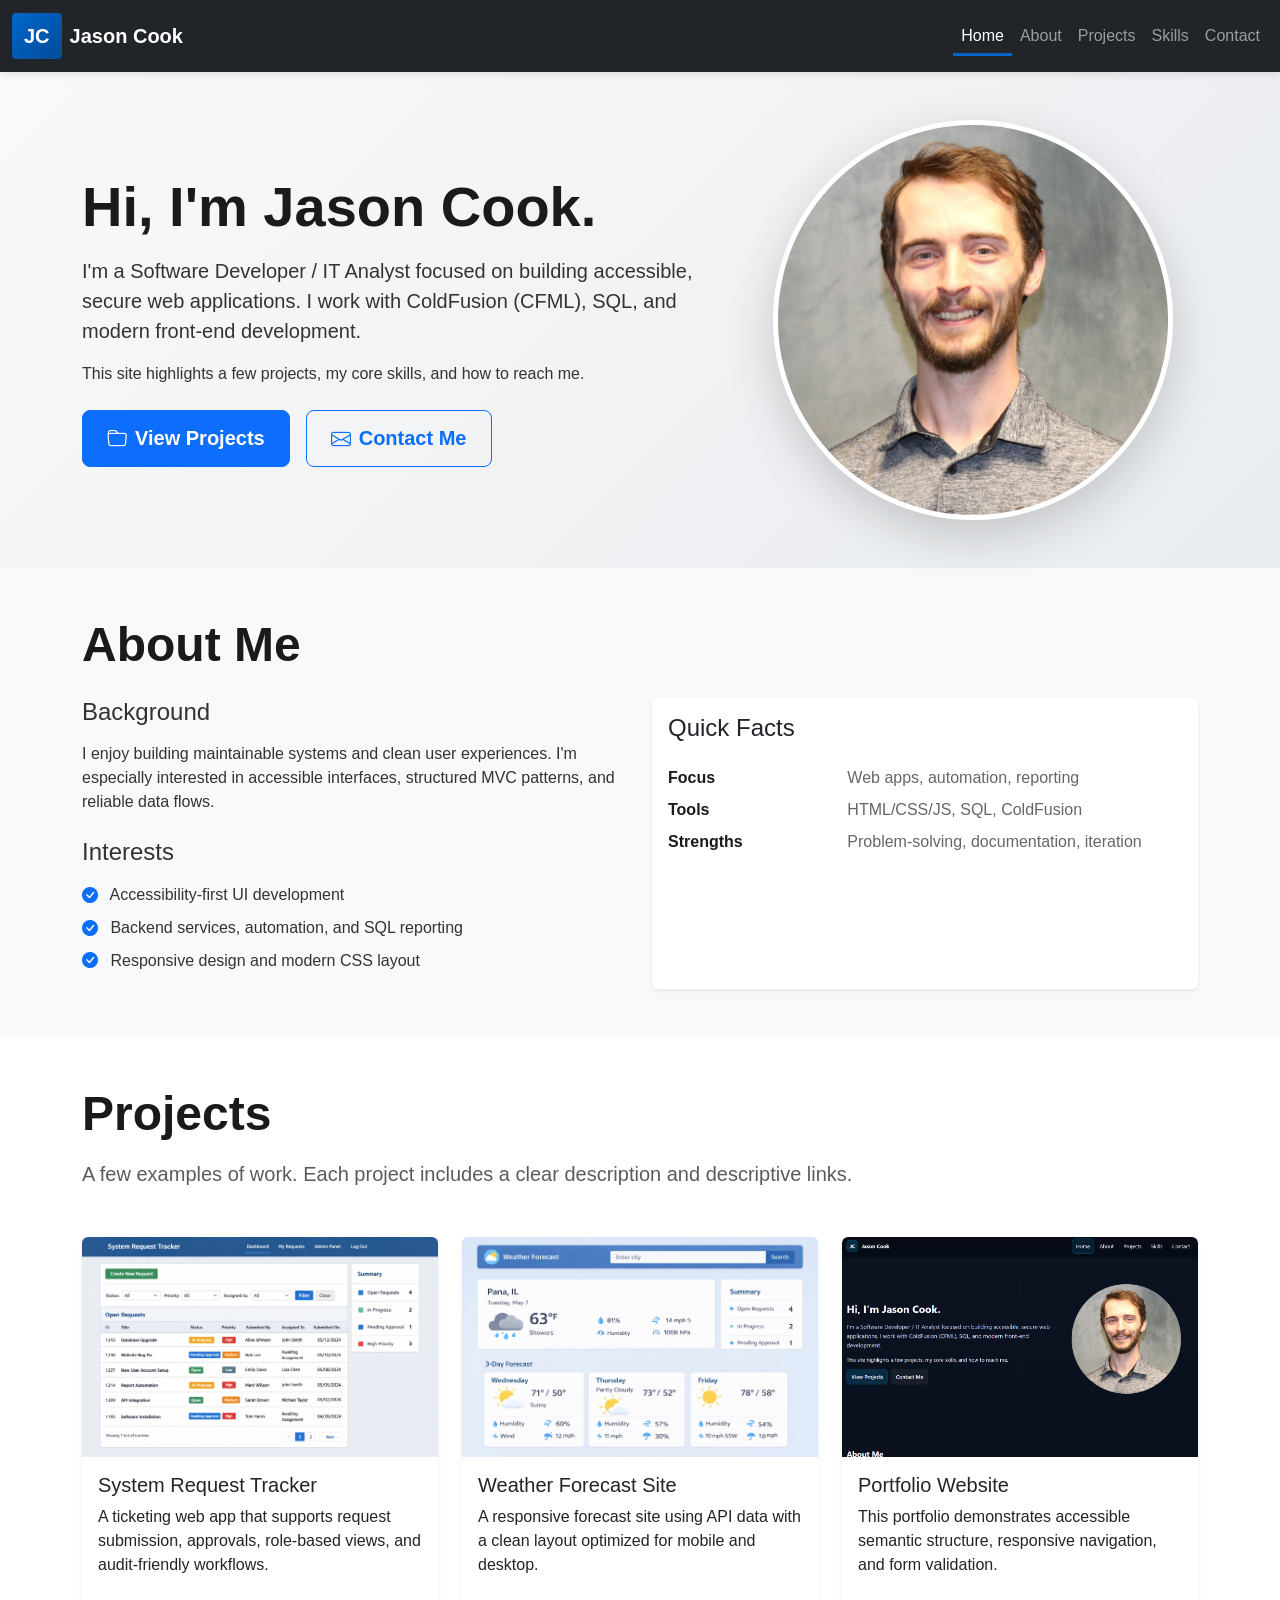
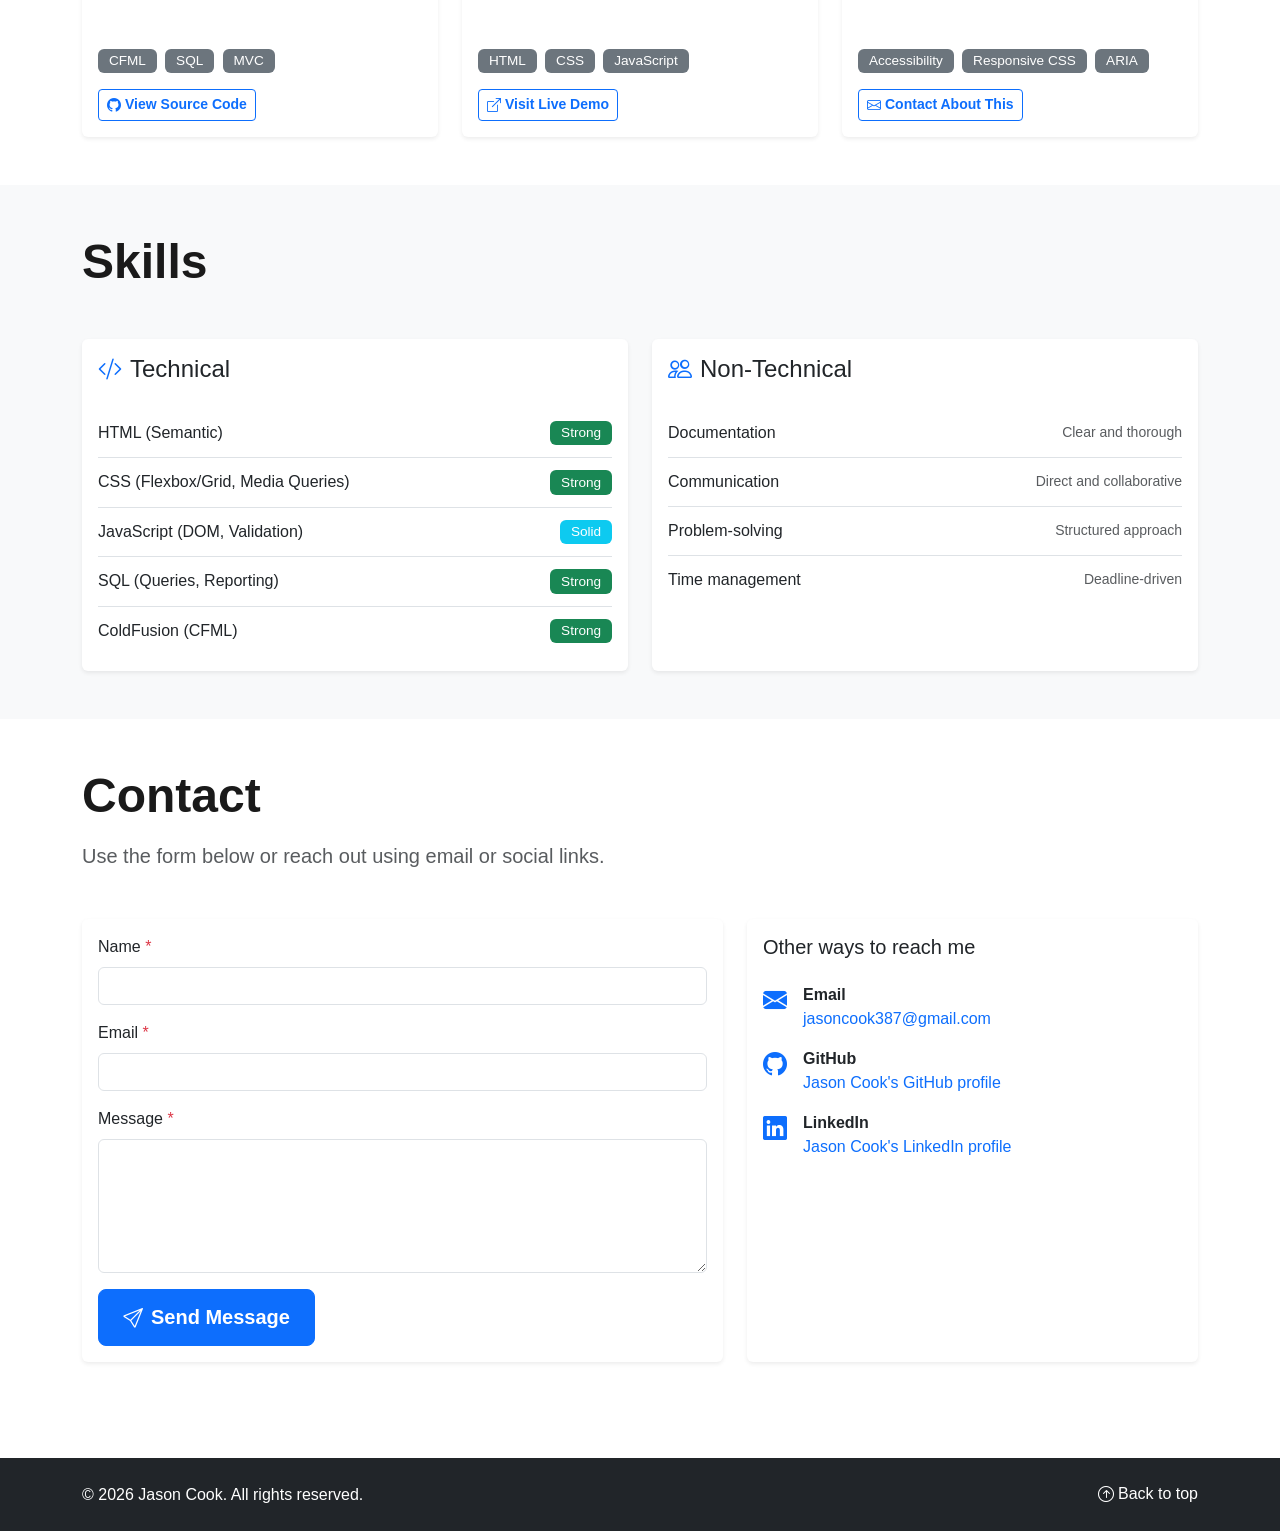
<file: index.html>
<!doctype html>
<html lang="en">
<head>
  <meta charset="utf-8" />
  <meta name="viewport" content="width=device-width, initial-scale=1" />
  <title>Jason Cook | Portfolio</title>
  <meta name="description" content="Personal portfolio website showcasing projects, skills, and contact information." />

  <link href="https://cdn.jsdelivr.net/npm/bootstrap@5.3.2/dist/css/bootstrap.min.css" rel="stylesheet" integrity="sha384-T3c6CoIi6uLrA9TneNEoa7RxnatzjcDSCmG1MXxSR1GAsXEV/Dwwykc2MPK8M2HN" crossorigin="anonymous">
  
  <link rel="stylesheet" href="https://cdn.jsdelivr.net/npm/bootstrap-icons@1.11.2/font/bootstrap-icons.css">
  
  <link rel="stylesheet" href="css/styles.css" />
</head>
<body>
  <a class="skip-link" href="#main">Skip to main content</a>

  <header class="site-header sticky-top">
    <nav class="navbar navbar-expand-md navbar-dark bg-dark">
      <div class="container-fluid">
        <a class="navbar-brand d-flex align-items-center" href="#home" aria-label="Go to Home">
          <span class="logo-mark me-2" aria-hidden="true">JC</span>
          <span class="logo-text">Jason Cook</span>
        </a>

        <button
          class="navbar-toggler"
          type="button"
          data-bs-toggle="collapse"
          data-bs-target="#navbarNav"
          aria-controls="navbarNav"
          aria-expanded="false"
          aria-label="Toggle navigation"
        >
          <span class="navbar-toggler-icon"></span>
        </button>

        <div class="collapse navbar-collapse" id="navbarNav">
          <ul class="navbar-nav ms-auto">
            <li class="nav-item">
              <a class="nav-link active" aria-current="page" href="#home">Home</a>
            </li>
            <li class="nav-item">
              <a class="nav-link" href="#about">About</a>
            </li>
            <li class="nav-item">
              <a class="nav-link" href="#projects">Projects</a>
            </li>
            <li class="nav-item">
              <a class="nav-link" href="#skills">Skills</a>
            </li>
            <li class="nav-item">
              <a class="nav-link" href="#contact">Contact</a>
            </li>
          </ul>
        </div>
      </div>
    </nav>
  </header>

  <main id="main">
    
    <section id="home" class="hero-section" aria-labelledby="home-title">
      <div class="container">
        <div class="row align-items-center g-4">
          
          <div class="col-lg-7">
            <h1 id="home-title" class="display-4 fw-bold mb-3">Hi, I'm Jason Cook.</h1>
            <p class="lead mb-3">
              I'm a Software Developer / IT Analyst focused on building accessible, secure web applications.
              I work with ColdFusion (CFML), SQL, and modern front-end development.
            </p>
            <p class="mb-4">
              This site highlights a few projects, my core skills, and how to reach me.
            </p>
            
            <div class="d-flex gap-3 flex-wrap">
              <a class="btn btn-primary btn-lg" href="#projects">
                <i class="bi bi-folder me-2"></i>View Projects
              </a>
              <a class="btn btn-outline-primary btn-lg" href="#contact">
                <i class="bi bi-envelope me-2"></i>Contact Me
              </a>
            </div>
          </div>
          
          <div class="col-lg-5 text-center">
            <img
              src="img/me.jpg"
              alt="Professional headshot of Jason Cook smiling in business casual attire"
              class="img-fluid rounded-circle profile-img shadow-lg"
              width="400"
              height="400"
              loading="lazy"
            />
          </div>
        </div>
      </div>
    </section>

    <section id="about" class="py-5 bg-light" aria-labelledby="about-title">
      <div class="container">
        <h2 id="about-title" class="display-5 fw-bold mb-4">About Me</h2>

        <div class="row g-4">
          
          <div class="col-md-6">
            <h3 class="h4 mb-3">Background</h3>
            <p>
              I enjoy building maintainable systems and clean user experiences. I'm especially interested
              in accessible interfaces, structured MVC patterns, and reliable data flows.
            </p>

            <h3 class="h4 mb-3 mt-4">Interests</h3>
            <ul class="list-unstyled">
              <li class="mb-2">
                <i class="bi bi-check-circle-fill text-primary me-2"></i>
                Accessibility-first UI development
              </li>
              <li class="mb-2">
                <i class="bi bi-check-circle-fill text-primary me-2"></i>
                Backend services, automation, and SQL reporting
              </li>
              <li class="mb-2">
                <i class="bi bi-check-circle-fill text-primary me-2"></i>
                Responsive design and modern CSS layout
              </li>
            </ul>
          </div>

          <div class="col-md-6">
            <div class="card h-100 shadow-sm">
              <div class="card-body">
                <h3 class="card-title h4 mb-4">Quick Facts</h3>
                <dl class="row mb-0">
                  <dt class="col-sm-4 fw-bold">Focus</dt>
                  <dd class="col-sm-8">Web apps, automation, reporting</dd>

                  <dt class="col-sm-4 fw-bold">Tools</dt>
                  <dd class="col-sm-8">HTML/CSS/JS, SQL, ColdFusion</dd>

                  <dt class="col-sm-4 fw-bold mb-0">Strengths</dt>
                  <dd class="col-sm-8 mb-0">Problem-solving, documentation, iteration</dd>
                </dl>
              </div>
            </div>
          </div>
        </div>
      </div>
    </section>

    <section id="projects" class="py-5" aria-labelledby="projects-title">
      <div class="container">
        <h2 id="projects-title" class="display-5 fw-bold mb-3">Projects</h2>
        <p class="lead text-muted mb-5">
          A few examples of work. Each project includes a clear description and descriptive links.
        </p>

        <div class="row g-4">
          
          <div class="col-md-6 col-lg-4">
            <article class="card h-100 shadow-sm project-card">
              <img
                src="img/SRT.png"
                alt="Screenshot of System Request Tracker dashboard showing a table of support tickets with status columns"
                class="card-img-top"
                loading="lazy"
              />
              <div class="card-body d-flex flex-column">
                <h3 class="card-title h5">System Request Tracker</h3>
                <p class="card-text">
                  A ticketing web app that supports request submission, approvals, role-based views, and
                  audit-friendly workflows.
                </p>
                <div class="mt-auto">
                  <div class="mb-3">
                    <span class="badge bg-secondary me-1">CFML</span>
                    <span class="badge bg-secondary me-1">SQL</span>
                    <span class="badge bg-secondary">MVC</span>
                  </div>
                  <a href="https://github.com/jasoncook387" target="_blank" rel="noopener noreferrer" class="btn btn-outline-primary btn-sm">
                    <i class="bi bi-github me-1"></i>View Source Code
                  </a>
                </div>
              </div>
            </article>
          </div>

          <div class="col-md-6 col-lg-4">
            <article class="card h-100 shadow-sm project-card">
              <img
                src="img/weather.png"
                alt="Screenshot of weather forecast website displaying current conditions and three-day forecast in card layout"
                class="card-img-top"
                loading="lazy"
              />
              <div class="card-body d-flex flex-column">
                <h3 class="card-title h5">Weather Forecast Site</h3>
                <p class="card-text">
                  A responsive forecast site using API data with a clean layout optimized for mobile and desktop.
                </p>
                <div class="mt-auto">
                  <div class="mb-3">
                    <span class="badge bg-secondary me-1">HTML</span>
                    <span class="badge bg-secondary me-1">CSS</span>
                    <span class="badge bg-secondary">JavaScript</span>
                  </div>
                  <a href="https://www.panaweathertest.com/" target="_blank" rel="noopener noreferrer" class="btn btn-outline-primary btn-sm">
                    <i class="bi bi-box-arrow-up-right me-1"></i>Visit Live Demo
                  </a>
                </div>
              </div>
            </article>
          </div>

          <div class="col-md-6 col-lg-4">
            <article class="card h-100 shadow-sm project-card">
              <img
                src="img/portfolio.png"
                alt="Screenshot of this portfolio website showing responsive design and navigation"
                class="card-img-top"
                loading="lazy"
              />
              <div class="card-body d-flex flex-column">
                <h3 class="card-title h5">Portfolio Website</h3>
                <p class="card-text">
                  This portfolio demonstrates accessible semantic structure, responsive navigation,
                  and form validation.
                </p>
                <div class="mt-auto">
                  <div class="mb-3">
                    <span class="badge bg-secondary me-1">Accessibility</span>
                    <span class="badge bg-secondary me-1">Responsive CSS</span>
                    <span class="badge bg-secondary">ARIA</span>
                  </div>
                  <a href="#contact" class="btn btn-outline-primary btn-sm">
                    <i class="bi bi-envelope me-1"></i>Contact About This
                  </a>
                </div>
              </div>
            </article>
          </div>
        </div>
      </div>
    </section>

    <section id="skills" class="py-5 bg-light" aria-labelledby="skills-title">
      <div class="container">
        <h2 id="skills-title" class="display-5 fw-bold mb-5">Skills</h2>

        <div class="row g-4">
          
          <div class="col-lg-6">
            <div class="card h-100 shadow-sm">
              <div class="card-body">
                <h3 class="card-title h4 mb-4">
                  <i class="bi bi-code-slash text-primary me-2"></i>Technical
                </h3>
                <ul class="list-group list-group-flush">
                  <li class="list-group-item d-flex justify-content-between align-items-center">
                    <span>HTML (Semantic)</span>
                    <span class="badge bg-success">Strong</span>
                  </li>
                  <li class="list-group-item d-flex justify-content-between align-items-center">
                    <span>CSS (Flexbox/Grid, Media Queries)</span>
                    <span class="badge bg-success">Strong</span>
                  </li>
                  <li class="list-group-item d-flex justify-content-between align-items-center">
                    <span>JavaScript (DOM, Validation)</span>
                    <span class="badge bg-info">Solid</span>
                  </li>
                  <li class="list-group-item d-flex justify-content-between align-items-center">
                    <span>SQL (Queries, Reporting)</span>
                    <span class="badge bg-success">Strong</span>
                  </li>
                  <li class="list-group-item d-flex justify-content-between align-items-center">
                    <span>ColdFusion (CFML)</span>
                    <span class="badge bg-success">Strong</span>
                  </li>
                </ul>
              </div>
            </div>
          </div>

          <div class="col-lg-6">
            <div class="card h-100 shadow-sm">
              <div class="card-body">
                <h3 class="card-title h4 mb-4">
                  <i class="bi bi-people text-primary me-2"></i>Non-Technical
                </h3>
                <ul class="list-group list-group-flush">
                  <li class="list-group-item d-flex justify-content-between align-items-center">
                    <span>Documentation</span>
                    <span class="text-muted small">Clear and thorough</span>
                  </li>
                  <li class="list-group-item d-flex justify-content-between align-items-center">
                    <span>Communication</span>
                    <span class="text-muted small">Direct and collaborative</span>
                  </li>
                  <li class="list-group-item d-flex justify-content-between align-items-center">
                    <span>Problem-solving</span>
                    <span class="text-muted small">Structured approach</span>
                  </li>
                  <li class="list-group-item d-flex justify-content-between align-items-center">
                    <span>Time management</span>
                    <span class="text-muted small">Deadline-driven</span>
                  </li>
                </ul>
              </div>
            </div>
          </div>
        </div>
      </div>
    </section>

    <section id="contact" class="py-5" aria-labelledby="contact-title">
      <div class="container">
        <h2 id="contact-title" class="display-5 fw-bold mb-3">Contact</h2>
        <p class="lead text-muted mb-5">
          Use the form below or reach out using email or social links.
        </p>

        <div class="row g-4">
          
          <div class="col-lg-7">
            <div class="card shadow-sm">
              <div class="card-body">
                <form id="contactForm" novalidate>
                  
                  <div class="mb-3">
                    <label for="name" class="form-label">
                      Name <span class="text-danger" aria-label="required">*</span>
                    </label>
                    <input
                      type="text"
                      class="form-control"
                      id="name"
                      name="name"
                      autocomplete="name"
                      required
                      aria-required="true"
                      aria-describedby="nameError"
                    />
                    <div class="invalid-feedback" id="nameError" role="alert" aria-live="polite"></div>
                  </div>

                  <div class="mb-3">
                    <label for="email" class="form-label">
                      Email <span class="text-danger" aria-label="required">*</span>
                    </label>
                    <input
                      type="email"
                      class="form-control"
                      id="email"
                      name="email"
                      autocomplete="email"
                      required
                      aria-required="true"
                      aria-describedby="emailError"
                    />
                    <div class="invalid-feedback" id="emailError" role="alert" aria-live="polite"></div>
                  </div>

                  <div class="mb-3">
                    <label for="message" class="form-label">
                      Message <span class="text-danger" aria-label="required">*</span>
                    </label>
                    <textarea
                      class="form-control"
                      id="message"
                      name="message"
                      rows="5"
                      required
                      aria-required="true"
                      aria-describedby="messageError"
                    ></textarea>
                    <div class="invalid-feedback" id="messageError" role="alert" aria-live="polite"></div>
                  </div>

                  <button type="submit" class="btn btn-primary btn-lg">
                    <i class="bi bi-send me-2"></i>Send Message
                  </button>

                  <div class="alert alert-success mt-3 d-none" id="formSuccess" role="status" aria-live="polite">
                    <i class="bi bi-check-circle me-2"></i>
                    <span id="successMessage"></span>
                  </div>
                </form>
              </div>
            </div>
          </div>

          <div class="col-lg-5">
            <div class="card shadow-sm h-100">
              <div class="card-body">
                <h3 class="card-title h5 mb-4">Other ways to reach me</h3>
                
                <div class="d-flex align-items-start mb-3">
                  <i class="bi bi-envelope-fill text-primary fs-4 me-3"></i>
                  <div>
                    <strong class="d-block">Email</strong>
                    <a href="mailto:jasoncook387@gmail.com" class="text-decoration-none">
                      jasoncook387@gmail.com
                    </a>
                  </div>
                </div>

                <div class="d-flex align-items-start mb-3">
                  <i class="bi bi-github text-primary fs-4 me-3"></i>
                  <div>
                    <strong class="d-block">GitHub</strong>
                    <a href="https://github.com/jasoncook387" target="_blank" rel="noopener noreferrer" class="text-decoration-none">
                      Jason Cook's GitHub profile
                    </a>
                  </div>
                </div>

                <div class="d-flex align-items-start mb-3">
                  <i class="bi bi-linkedin text-primary fs-4 me-3"></i>
                  <div>
                    <strong class="d-block">LinkedIn</strong>
                    <a href="https://www.linkedin.com/in/jasoncook387/" target="_blank" rel="noopener noreferrer" class="text-decoration-none">
                      Jason Cook's LinkedIn profile
                    </a>
                  </div>
                </div>
              </div>
            </div>
          </div>
        </div>
      </div>
    </section>
  </main>

  <footer class="bg-dark text-white py-4 mt-5">
    <div class="container">
      <div class="row align-items-center">
        <div class="col-md-6 text-center text-md-start mb-3 mb-md-0">
          <p class="mb-0">&copy; <span id="year"></span> Jason Cook. All rights reserved.</p>
        </div>
        <div class="col-md-6 text-center text-md-end">
          <a href="#home" class="text-white text-decoration-none">
            <i class="bi bi-arrow-up-circle me-1"></i>Back to top
          </a>
        </div>
      </div>
    </div>
  </footer>

  <script src="https://cdn.jsdelivr.net/npm/bootstrap@5.3.2/dist/js/bootstrap.bundle.min.js" integrity="sha384-C6RzsynM9kWDrMNeT87bh95OGNyZPhcTNXj1NW7RuBCsyN/o0jlpcV8Qyq46cDfL" crossorigin="anonymous"></script>
  
  <script src="js/main.js"></script>
</body>
</html>
</file>
<file: css/styles.css>
.skip-link {
  position: absolute;
  top: -40px;
  left: 0;
  background: #000;
  color: #fff;
  padding: 8px 16px;
  text-decoration: none;
  z-index: 9999;
  font-weight: 600;
}

.skip-link:focus {
  top: 0;
  outline: 3px solid #0066cc;
  outline-offset: 2px;
}

*:focus-visible {
  outline: 3px solid #0066cc;
  outline-offset: 2px;
}

:root {
  --primary-color: #0066cc;
  --secondary-color: #1a1a1a;
  --text-color: #333;
  --light-bg: #f8f9fa;
  --card-shadow: 0 2px 8px rgba(0, 0, 0, 0.1);
  --card-hover-shadow: 0 8px 24px rgba(0, 0, 0, 0.15);
}

body {
  color: var(--text-color);
  font-family: -apple-system, BlinkMacSystemFont, 'Segoe UI', Roboto, 'Helvetica Neue', Arial, sans-serif;
}

h1, h2, h3, h4, h5, h6 {
  color: var(--secondary-color);
}

.site-header {
  box-shadow: 0 2px 8px rgba(0, 0, 0, 0.1);
}

.navbar-brand {
  font-weight: 700;
  transition: opacity 0.3s ease;
}

.navbar-brand:hover,
.navbar-brand:focus {
  opacity: 0.8;
}

.logo-mark {
  background: linear-gradient(135deg, #0066cc, #004c99);
  padding: 0.5rem 0.75rem;
  border-radius: 4px;
  font-weight: 900;
  display: inline-block;
}

.nav-link {
  font-weight: 500;
  transition: color 0.3s ease;
  position: relative;
}

.nav-link:after {
  content: '';
  position: absolute;
  bottom: 0;
  left: 0;
  width: 0;
  height: 3px;
  background: var(--primary-color);
  transition: width 0.3s ease;
}

.nav-link:hover:after,
.nav-link:focus:after,
.nav-link.active:after {
  width: 100%;
}

.hero-section {
  background: linear-gradient(135deg, #f8f9fa 0%, #e9ecef 100%);
  display: flex;
  align-items: center;
  padding-top: 3rem;
  padding-bottom: 3rem;
}

.profile-img {
  max-width: 400px;
  border: 5px solid #fff;
  transition: transform 0.3s ease, box-shadow 0.3s ease;
}

.profile-img:hover {
  transform: scale(1.05);
  box-shadow: 0 12px 32px rgba(0, 0, 0, 0.2) !important;
}

.btn {
  font-weight: 600;
  transition: all 0.3s ease;
}

.btn:hover,
.btn:focus {
  transform: translateY(-2px);
  box-shadow: 0 4px 12px rgba(0, 102, 204, 0.3);
}

.btn:active {
  transform: translateY(0);
}

.btn-lg {
  padding: 0.75rem 1.5rem;
}

.card {
  border: none;
  transition: all 0.3s ease;
}

.card:hover {
  transform: translateY(-8px);
  box-shadow: var(--card-hover-shadow) !important;
}

.project-card {
  overflow: hidden;
}

.project-card .card-img-top {
  width: 100%;
  height: 220px;
  object-fit: cover;
  object-position: center top;
  transition: transform 0.3s ease;
}

.project-card:hover .card-img-top {
  transform: scale(1.05);
}

.project-card .card-body {
  display: flex;
  flex-direction: column;
  min-height: 280px;
}

.project-card .card-body > div:last-child {
  margin-top: auto;
}

.badge {
  padding: 0.4em 0.8em;
  font-weight: 500;
  font-size: 0.85rem;
}

.list-group-item {
  border-left: none;
  border-right: none;
  padding: 0.75rem 0;
}

.list-group-item:first-child {
  border-top: none;
}

.list-group-item:last-child {
  border-bottom: none;
}

.form-control:focus,
.form-select:focus {
  border-color: var(--primary-color);
  box-shadow: 0 0 0 0.25rem rgba(0, 102, 204, 0.25);
}

.invalid-feedback {
  display: none;
  font-size: 0.875rem;
  color: #dc3545;
  margin-top: 0.25rem;
}

.was-validated .form-control:invalid ~ .invalid-feedback,
.form-control.is-invalid ~ .invalid-feedback {
  display: block;
}

footer a {
  transition: color 0.3s ease;
}

footer a:hover,
footer a:focus {
  color: #66b3ff !important;
  text-decoration: underline;
}

section {
  scroll-margin-top: 70px;
}

.bi {
  vertical-align: middle;
}

.card-body dl dt {
  font-weight: 600;
  color: var(--secondary-color);
}

.card-body dl dd {
  color: #666;
}

@media (max-width: 767.98px) {
  .hero-section {
   min-height: auto;
   padding-top: 3rem;
   padding-bottom: 3rem;
  }
  
  .display-4 {
   font-size: 2rem;
  }
  
  .display-5 {
   font-size: 1.75rem;
  }
  
  .profile-img {
   max-width: 280px;
   margin: 0 auto;
  }
  
  .project-card .card-img-top {
   height: 200px;
  }
}

@media (min-width: 768px) and (max-width: 991.98px) {
  .project-card .card-img-top {
   height: 240px;
  }
}

@media (min-width: 992px) {
  .project-card .card-img-top {
   height: 220px;
  }
}

html {
  scroll-behavior: smooth;
}

.form-control:disabled,
.btn:disabled {
  cursor: not-allowed;
  opacity: 0.6;
}

@media print {
  .navbar,
  .btn,
  footer {
   display: none;
  }
  
  .hero-section {
   background: white;
   min-height: auto;
  }
  
  .card {
   break-inside: avoid;
   box-shadow: none !important;
   border: 1px solid #ddd;
  }
  
  a[href^="http"]:after {
   content: " (" attr(href) ")";
   font-size: 10pt;
  }
}

@media (prefers-reduced-motion: reduce) {
  *,
  *::before,
  *::after {
   animation-duration: 0.01ms !important;
   animation-iteration-count: 1 !important;
   transition-duration: 0.01ms !important;
   scroll-behavior: auto !important;
  }
}

.text-gradient {
  background: linear-gradient(135deg, var(--primary-color), #004c99);
  -webkit-background-clip: text;
  -webkit-text-fill-color: transparent;
  background-clip: text;
}

.shadow-custom {
  box-shadow: var(--card-shadow);
}

.shadow-custom-hover:hover {
  box-shadow: var(--card-hover-shadow);
}

.fade-in {
  animation: fadeIn 0.6s ease-in;
}

@keyframes fadeIn {
  from {
   opacity: 0;
   transform: translateY(20px);
  }
  to {
   opacity: 1;
   transform: translateY(0);
  }
}

::-webkit-scrollbar {
  width: 10px;
}

::-webkit-scrollbar-track {
  background: #f1f1f1;
}

::-webkit-scrollbar-thumb {
  background: #888;
  border-radius: 5px;
}

::-webkit-scrollbar-thumb:hover {
  background: #555;
}
</file>
